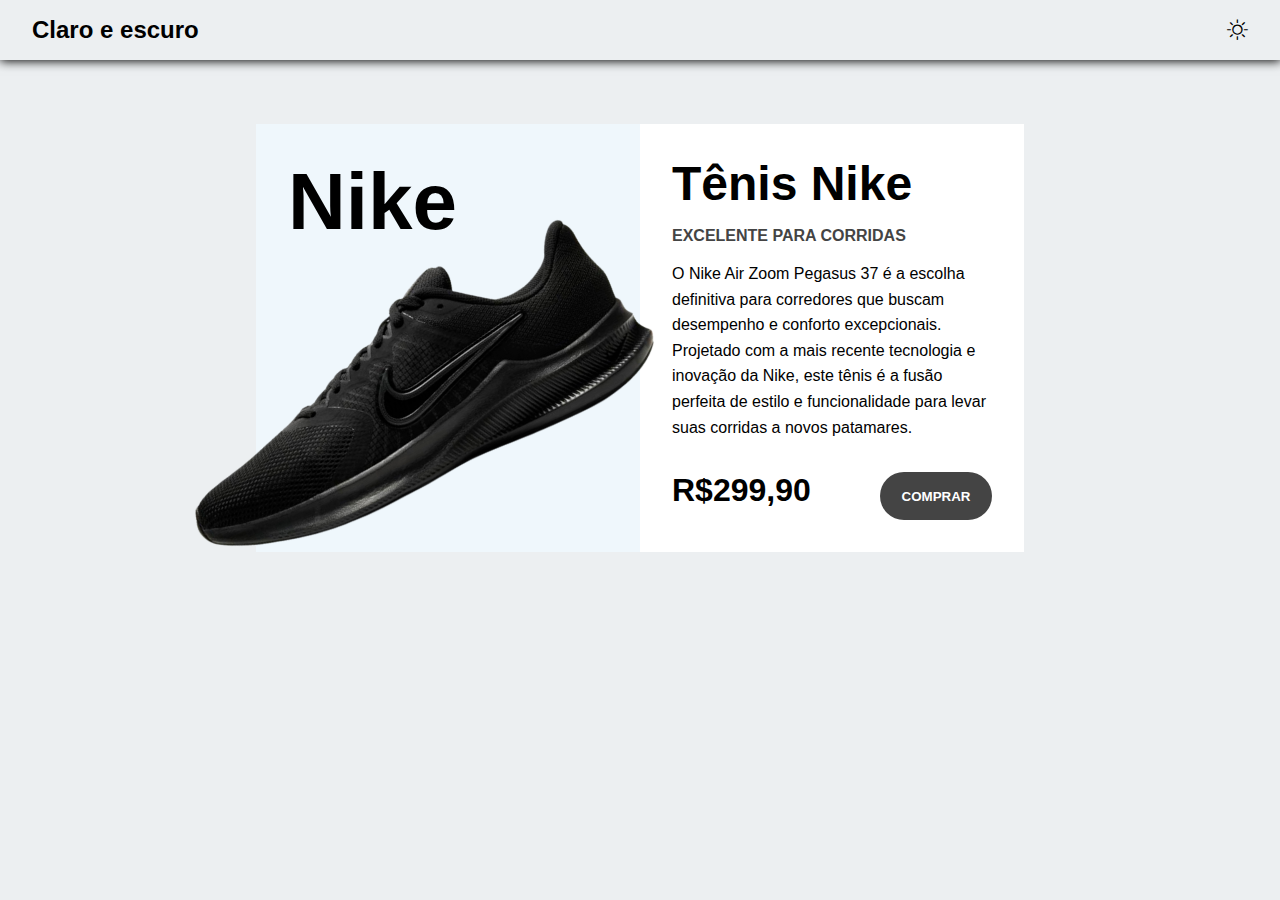
<file: JS-light_dark (Alunos)/index.html>
<!DOCTYPE html>
<html lang="pt-br">
  <head>
    <meta charset="UTF-8" />
    <meta http-equiv="X-UA-Compatible" content="IE=edge" />
    <meta name="viewport" content="width=device-width, initial-scale=1.0" />
    <title>Modo escuro</title>

    <!-- Ícones (Bootstrap) -->
    <link rel="stylesheet" href="https://cdn.jsdelivr.net/npm/bootstrap-icons@1.10.5/font/bootstrap-icons.css">

    <!-- Estilo (Próprio) -->
    <link rel="stylesheet" href="css/styles.css" />

    <!-- Script (Próprio) -->
    <script src="js/scripts.js" defer></script>

  </head>
  <body>
    <header>
      <h2>Claro e escuro</h2>
      <div>
        <input type="checkbox" name="change-theme" id="change-theme" />
        <label for="change-theme">
          <i class="bi bi-sun"></i>
          <i class="bi bi-moon"></i
        ></label>
      </div>
    </header>
    <main>
      <div class="card">
        <div class="card-image">
          <span>Nike</span>
          <img src="img/tenis.png" alt="Tenis" />
        </div>
        <div class="card-details">
          <h2>Tênis Nike</h2>
          <p class="subtitle">Excelente para corridas</p>
          <p class="description">
            O Nike Air Zoom Pegasus 37 é a escolha definitiva para corredores que buscam desempenho e conforto excepcionais. Projetado com a mais recente tecnologia e inovação da Nike, este tênis é a fusão perfeita de estilo e funcionalidade para levar suas corridas a novos patamares.
          </p>
          <div class="price-container">
            <span class="price">R$299,90</span>
            <button class="btn">Comprar</button>
          </div>
        </div>
      </div>
    </main>
  </body>
</html>
</file>
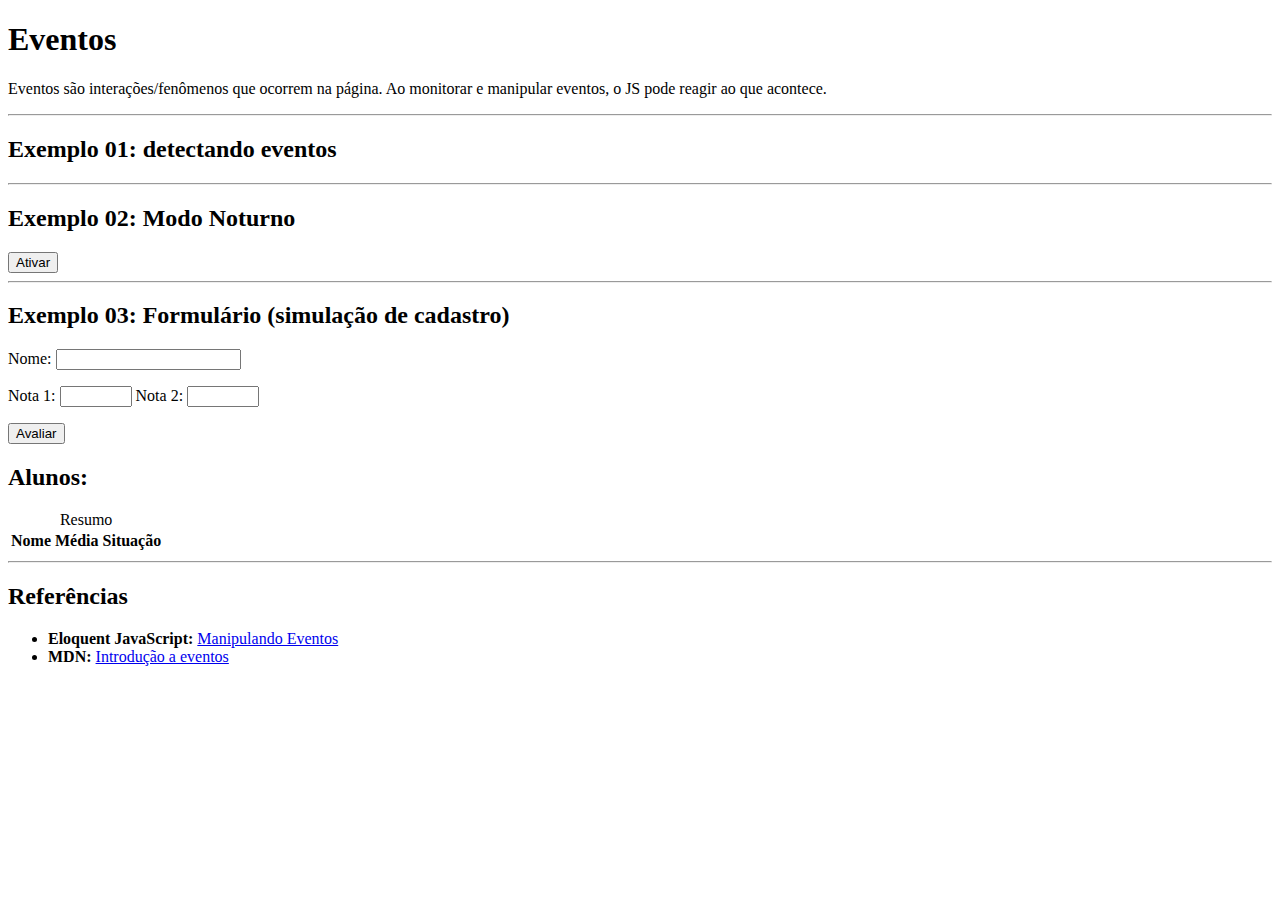
<file: exemplos/10c-Eventos/index.html>
<!DOCTYPE html>
<html lang="pt-br">
<head>
<meta charset="UTF-8">
<meta name="viewport" content="width=device-width, initial-scale=1.0">
<title>JavaScript - Eventos</title>
<style>
img { max-width: 100%; }
.destaque { 
    background-color: yellow;
    color: red; font-weight: bold;
    border: solid 1px;
    padding: 2px;
}

.modo-noturno {
    background-color: rgb(40, 39, 39);
    color: white;
}
</style>
</head>
<body>
    <h1>Eventos</h1>
    <p>Eventos são interações/fenômenos que ocorrem na página. Ao monitorar e manipular eventos, o JS pode reagir ao que acontece.</p>
    <hr>
<!-- _______________________________________________________________________ -->

    <h2 id="subtitulo-exemplo01">Exemplo 01: detectando eventos</h2>
    <p id="mensagem"></p>

    <hr>
<!-- _______________________________________________________________________ -->

    <h2>Exemplo 02: Modo Noturno</h2>
    <button id="noturno">Ativar</button>  

    <hr>
<!-- _______________________________________________________________________ -->

    <h2>Exemplo 03: Formulário (simulação de cadastro)</h2>
    <form action="" method="post" id="cadastro">
        <p>
            <label for="nome">Nome:</label>
            <input type="text" id="nome" required>
        </p>
        <p>
            <label for="nota1">Nota 1:</label>
            <input type="number" id="nota1" min="0" max="10" step="0.1" required>
            <label for="nota2">Nota 2:</label>
            <input type="number" id="nota2" min="0" max="10" step="0.1" required>
        </p>
        <button id="avaliar">Avaliar</button>
    </form>
	
    <section>
        <h2>Alunos:</h2>
        
        <table>
            <caption>Resumo</caption>

            <thead> <!-- table head -->
                <tr> <!-- table row -->
                    <th>Nome</th> <!-- table heading -->
                    <th>Média</th>
                    <th>Situação</th>
                </tr>
            </thead>

            <tbody> <!-- table body -->
                <!-- As linhas/células de conteúdo
                serão geradas dinamicamente, via JS -->
            </tbody>
        </table>        

    </section>

    <hr>
<!-- _______________________________________________________________________ -->

    <h2>Referências</h2>
    <ul>
        <li><b>Eloquent JavaScript:</b> 
			<a href="https://github.com/braziljs/eloquente-javascript/blob/master/chapters/14-manipulando-eventos.md" target="_blank">
			Manipulando Eventos</a>
		</li>
        <li><b>MDN:</b> 
			<a href="https://developer.mozilla.org/pt-BR/docs/Aprender/JavaScript/Elementos_construtivos/Events" target="_blank">
			Introdução a eventos
			</a>
		</li>
    </ul>

    <script src="eventos.js"></script>

</body>
</html>
</file>
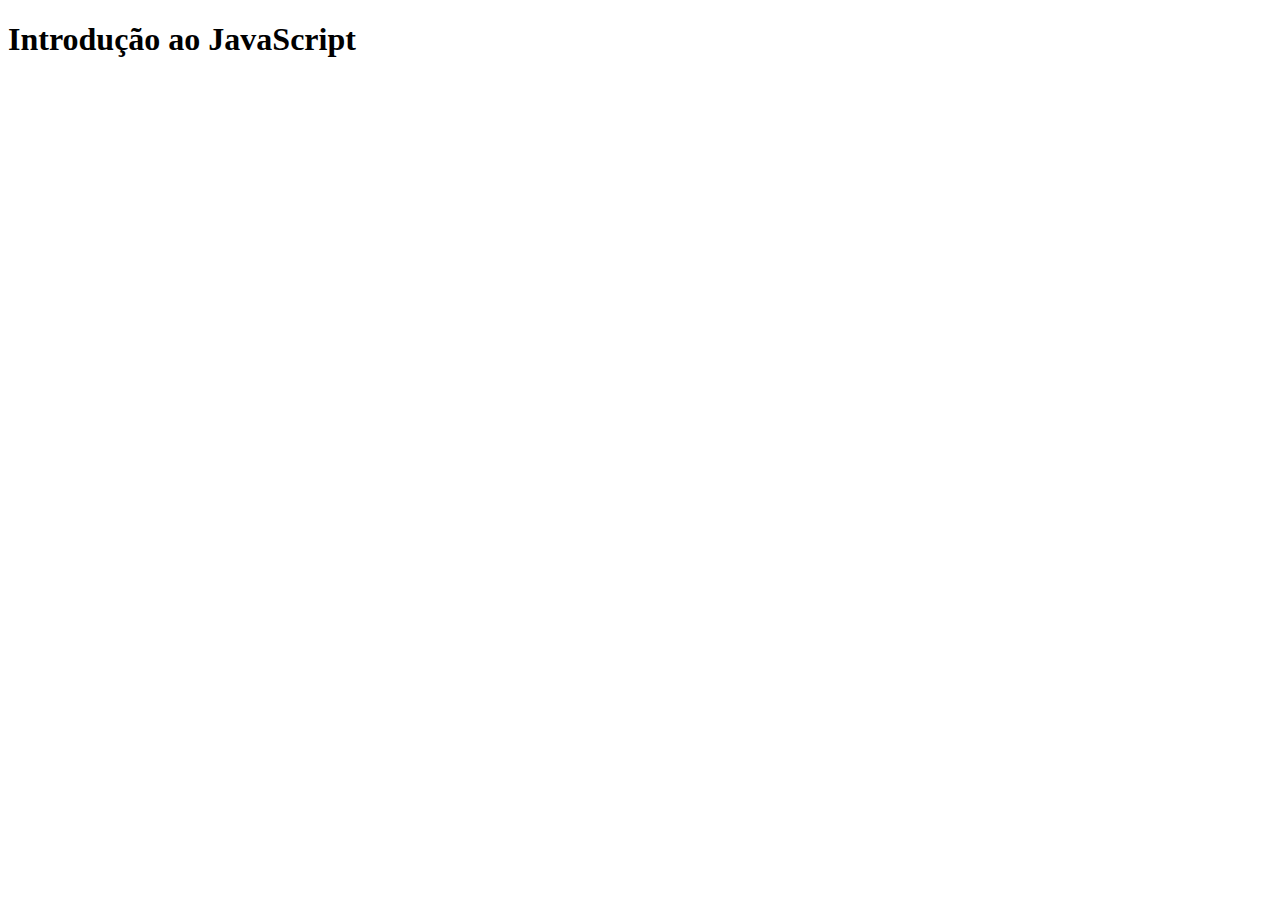
<file: exemplos/1_INTRODUCAO/index.html>
<!DOCTYPE html>
<html lang="pt-br">
<head>
    <meta charset="UTF-8">
    <meta name="viewport" content="width=device-width, initial-scale=1.0">
    <title>Introdução</title>

    <!-- Link para arquivo js-->
    <script src="script.js"></script>

</head>
<body>
    <!-- Programador: Isabela da Silva Gomes -->
    <h1>Introdução ao JavaScript</h1>

    <!-- Script escrito com HTML -->
    <script>
        console.log("Hello World!");
    </script>
</body>
</html>
</file>
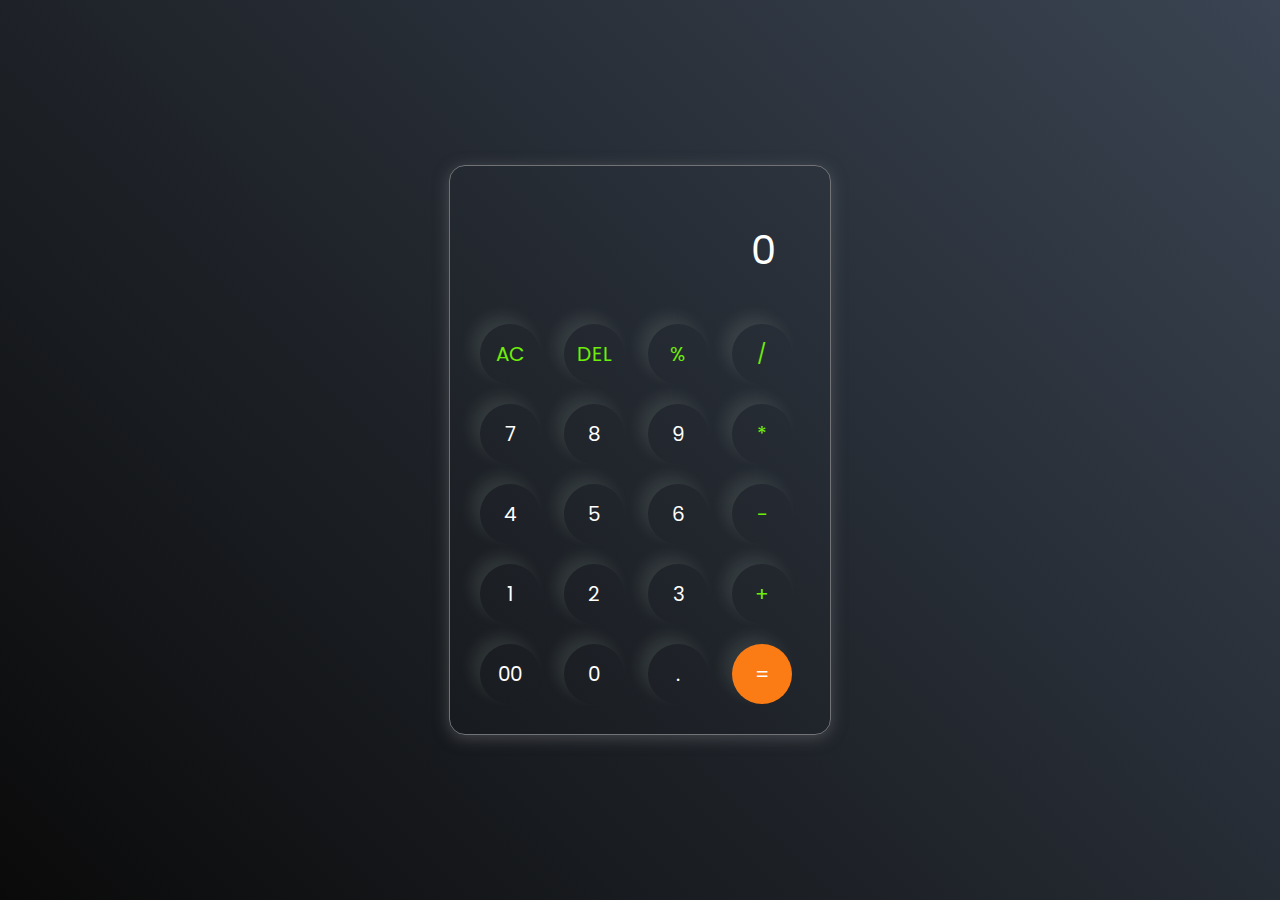
<file: exemplos/Calculadora dark/index.html>
<!DOCTYPE html>
<html lang="pt-br">
  <head>
    <meta charset="UTF-8" />
    <meta http-equiv="X-UA-Compatible" content="IE=edge" />
    <meta name="viewport" content="width=device-width, initial-scale=1.0" />
    <title>Calculadora dark</title>

    <!-- Estilos -->
    <link rel="stylesheet" href="style.css" />
  </head>
  <body>
    <div class="container">
      <div class="calculator">
        <input type="text" id="inputBox" placeholder="0" />
        <div>
          <button class="button operator">AC</button>
          <button class="button operator">DEL</button>
          <button class="button operator">%</button>
          <button class="button operator">/</button>
        </div>
        <div>
          <button class="button">7</button>
          <button class="button">8</button>
          <button class="button">9</button>
          <button class="button operator">*</button>
        </div>
        <div>
          <button class="button">4</button>
          <button class="button">5</button>
          <button class="button">6</button>
          <button class="button operator">-</button>
        </div>
        <div>
          <button class="button">1</button>
          <button class="button">2</button>
          <button class="button">3</button>
          <button class="button operator">+</button>
        </div>

        <div>
          <button class="button">00</button>
          <button class="button">0</button>
          <button class="button">.</button>
          <button class="button equalBtn">=</button>
        </div>
      </div>
    </div>

    <!-- Link para JS -->
    <script src="script.js"></script>
  </body>
</html>
</file>
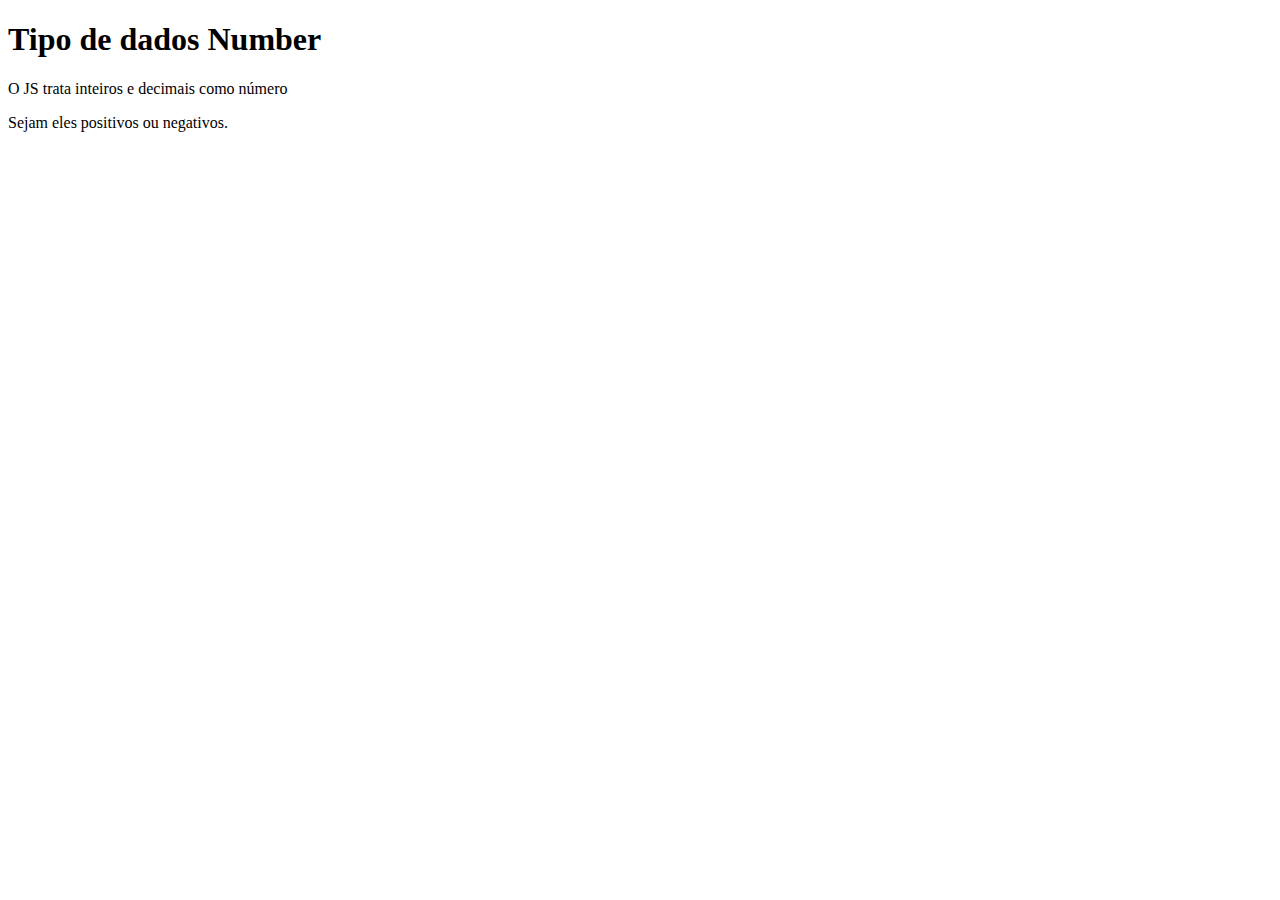
<file: exemplos/2_TIPOS_DE_DADOS/1_number/index.html>
<!DOCTYPE html>
<html lang="pt-br">
<head>
    <meta charset="UTF-8">
    <meta name="viewport" content="width=device-width, initial-scale=1.0">
    <title>Tipo de dados - Numérico</title>

    <!-- Link para arquivo js-->
    <script src="script.js"></script>
</head>
<body>
    <!-- Programador: Isabela da Silva Gomes -->
    <h1>Tipo de dados Number</h1>
    <p> O JS trata inteiros e decimais como número</p>
    <p>Sejam eles positivos ou negativos.</p>
</body>
</html>
</file>
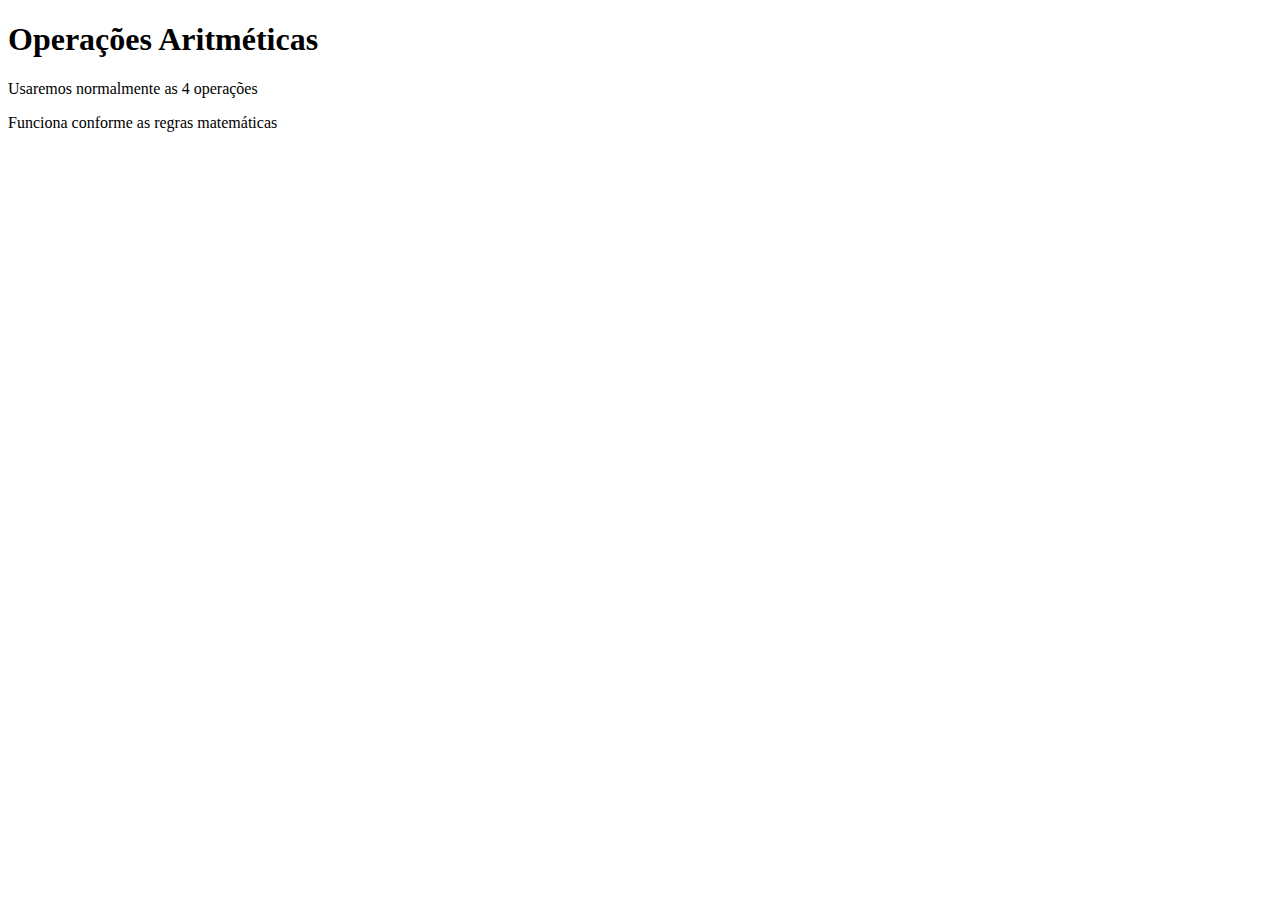
<file: exemplos/2_TIPOS_DE_DADOS/2_operacoes_aritmeticas/index.html>
<!DOCTYPE html>
<html lang="pt-br">
<head>
    <meta charset="UTF-8">
    <meta name="viewport" content="width=device-width, initial-scale=1.0">
    <title>Operações Aritméticas</title>

     <!-- Link para arquivo js-->
     <script src="script.js"></script>
</head>
<body>
    <!-- Programador: Isabela da Silva Gomes -->
    <h1>Operações Aritméticas</h1>
    <p>Usaremos normalmente as 4 operações</p>
    <p>Funciona conforme as regras matemáticas</p>
</body>
</html>
</file>
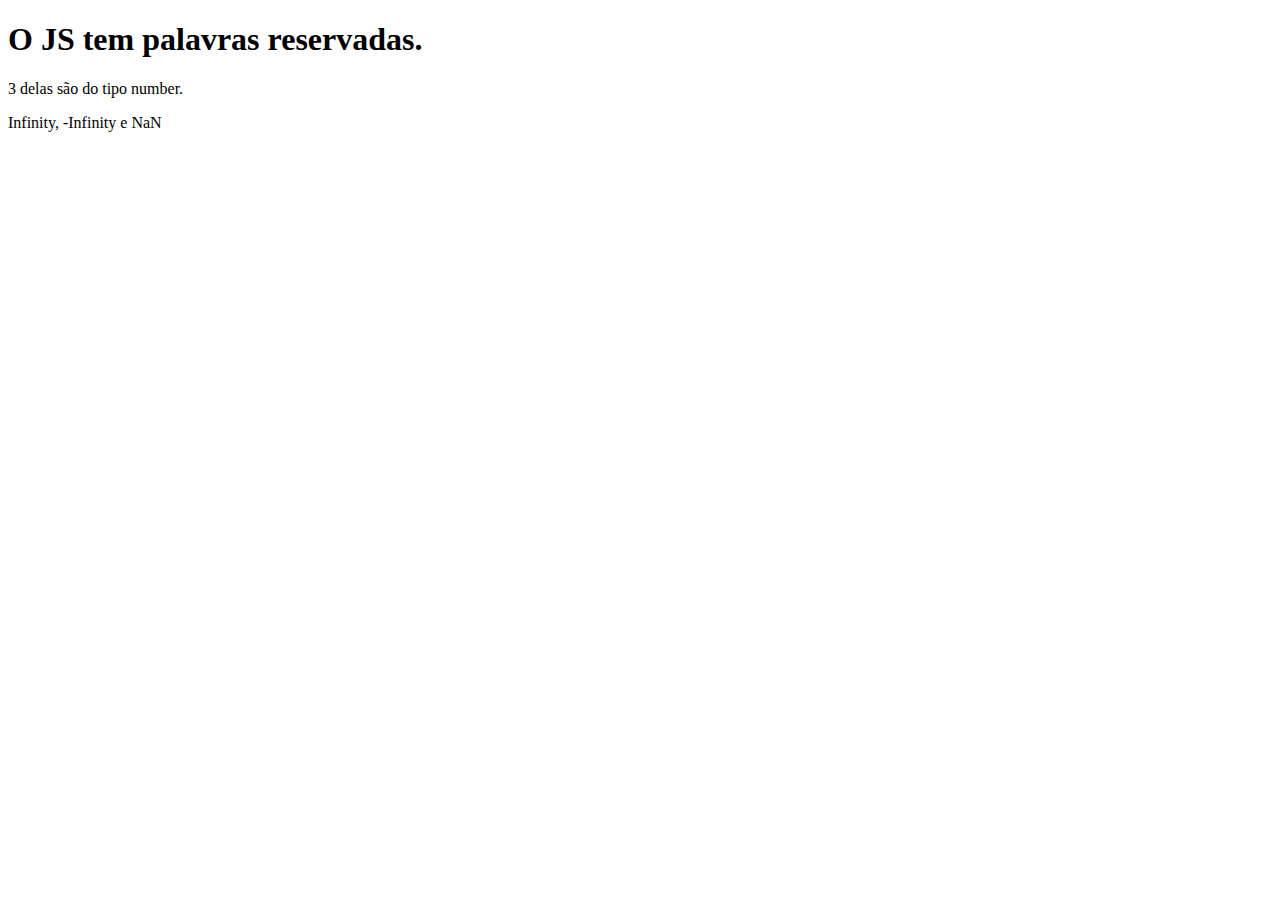
<file: exemplos/2_TIPOS_DE_DADOS/3_special_numbers/index.html>
<!DOCTYPE html>
<html lang="pt-br">
<head>
    <meta charset="UTF-8">
    <meta name="viewport" content="width=device-width, initial-scale=1.0">
    <title>Números Especiais</title>

    <!-- Link para arquivo js-->
    <script src="script.js"></script>
</head>
<body>
    <h1>O JS tem palavras reservadas.</h1>
    <p>3 delas são do tipo number.</p>
    <p>Infinity, -Infinity e NaN</p>
</body>
</html>
</file>
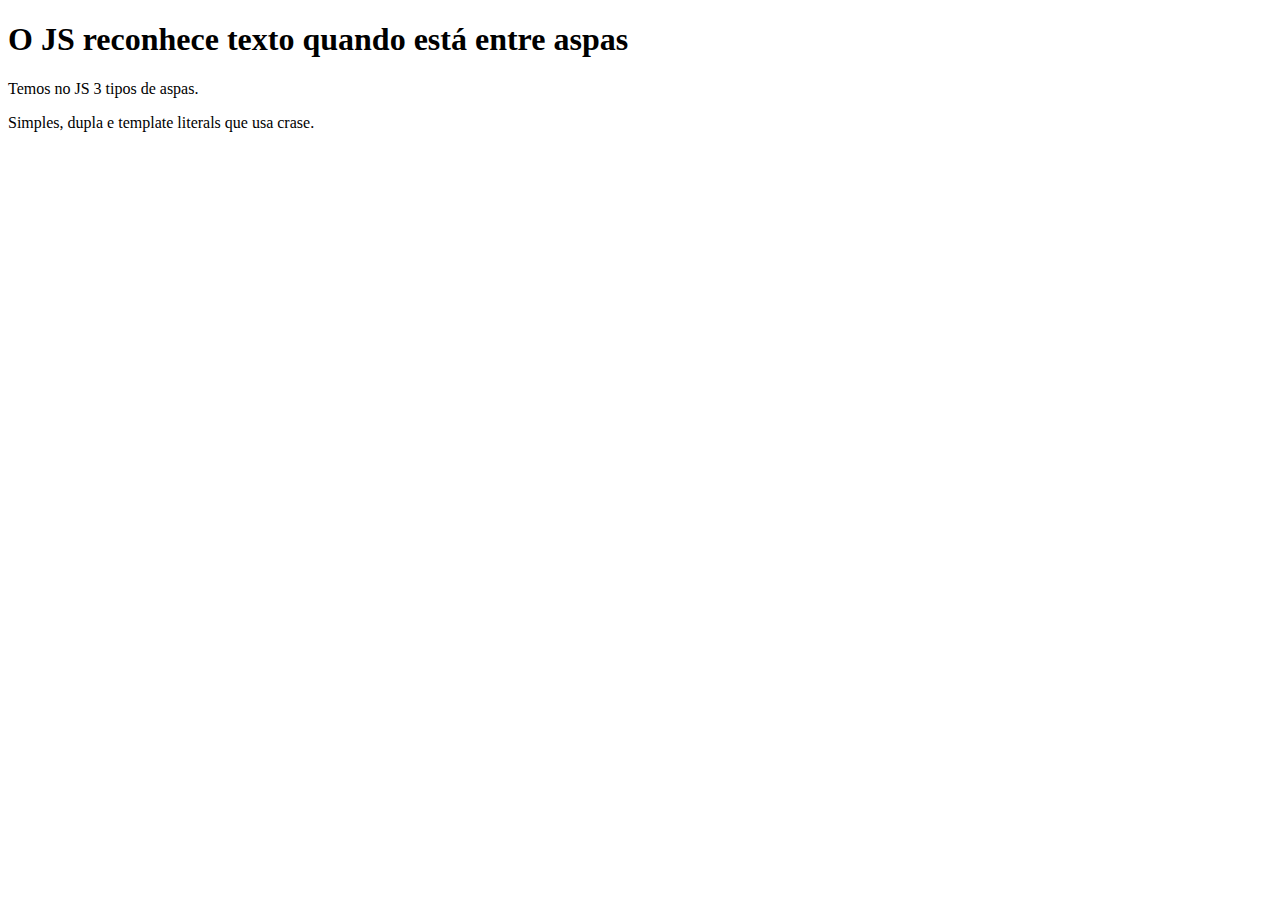
<file: exemplos/2_TIPOS_DE_DADOS/4_string/index.html>
<!DOCTYPE html>
<html lang="pt-br">
<head>
    <meta charset="UTF-8">
    <meta name="viewport" content="width=device-width, initial-scale=1.0">
    <title>Texto</title>

    <!-- Link para arquivo js-->
    <script src="script.js"></script>
</head>
<body>
    <h1>O JS reconhece texto quando está entre aspas</h1>
    <p>Temos no JS 3 tipos de aspas.</p>
    <p>Simples, dupla e template literals que usa crase.</p>
</body>
</html>
</file>
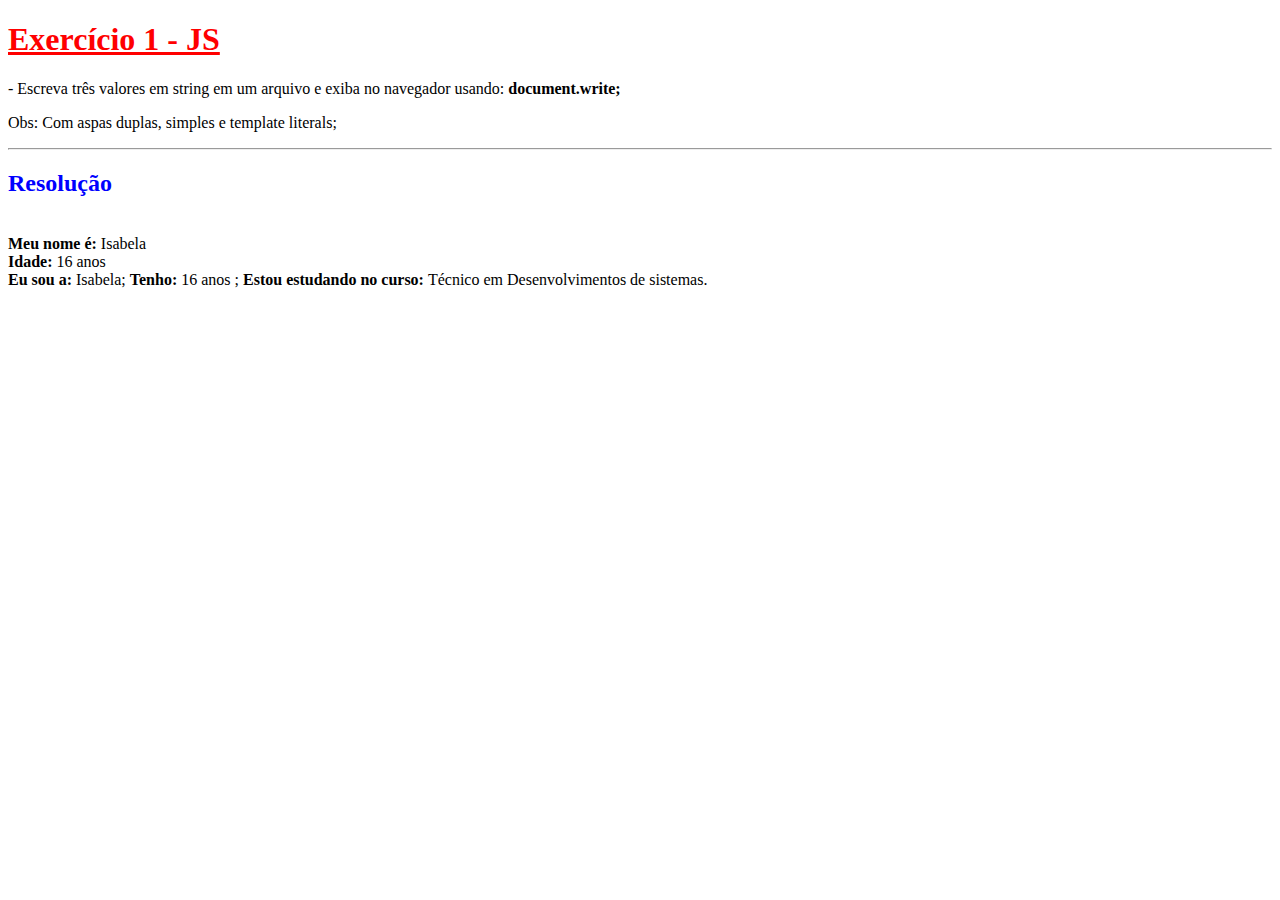
<file: exemplos/Exercícios JS/1_exercicio_JS_(Sintaxe)/index.html>
<!DOCTYPE html>
<html lang="pt-br">
<head>
  <meta charset="UTF-8">
  <title>Exercício 01 - JS</title>

</head>
<body>

  <h1 style="color: red;text-decoration: underline;">Exercício 1 - JS</h1>

  <p> - Escreva três valores em string em um arquivo e exiba no navegador usando: <strong>document.write;</strong></p>
  <p>Obs: Com aspas duplas, simples e template literals;</p>
  <hr>

  <!-- Link para JS -->
  <script src="scripts.js"></script>
</body>
</html>
</file>
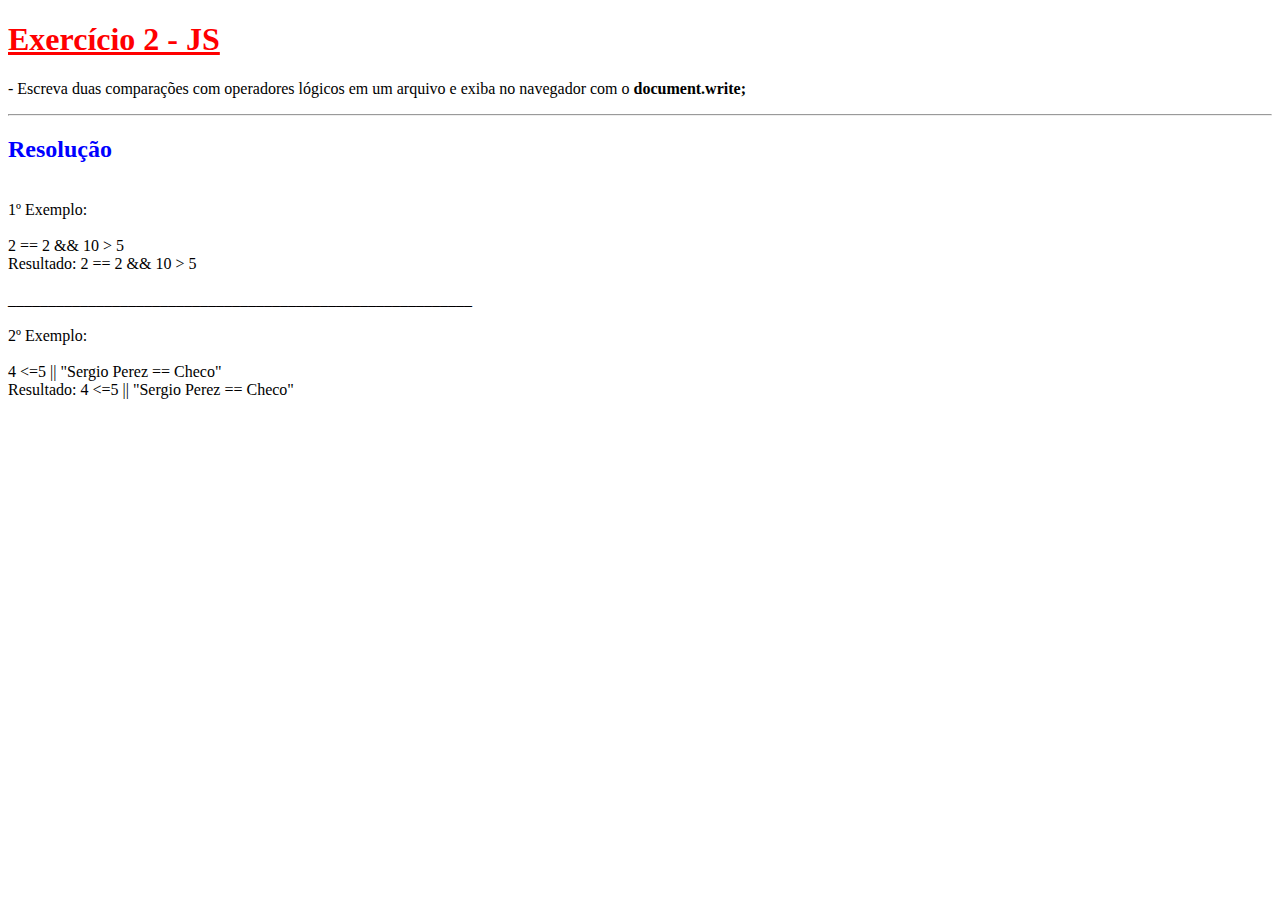
<file: exemplos/Exercícios JS/2_exercicio_JS_(Comparação)/index.html>
<!DOCTYPE html>
<html lang="pt-br">
<head>
  <meta charset="UTF-8">
  <title>Exercício 02 - JS</title>

</head>
<body>

  <h1 style="color: red;text-decoration: underline">Exercício 2 - JS</h1>

  <p> - Escreva duas comparações com operadores lógicos em um arquivo e exiba no navegador com o <strong>document.write;</strong></p>
  <hr>
  
  <!-- Link para JS -->
  <script src="scripts.js"></script>
</body>
</html>
</file>
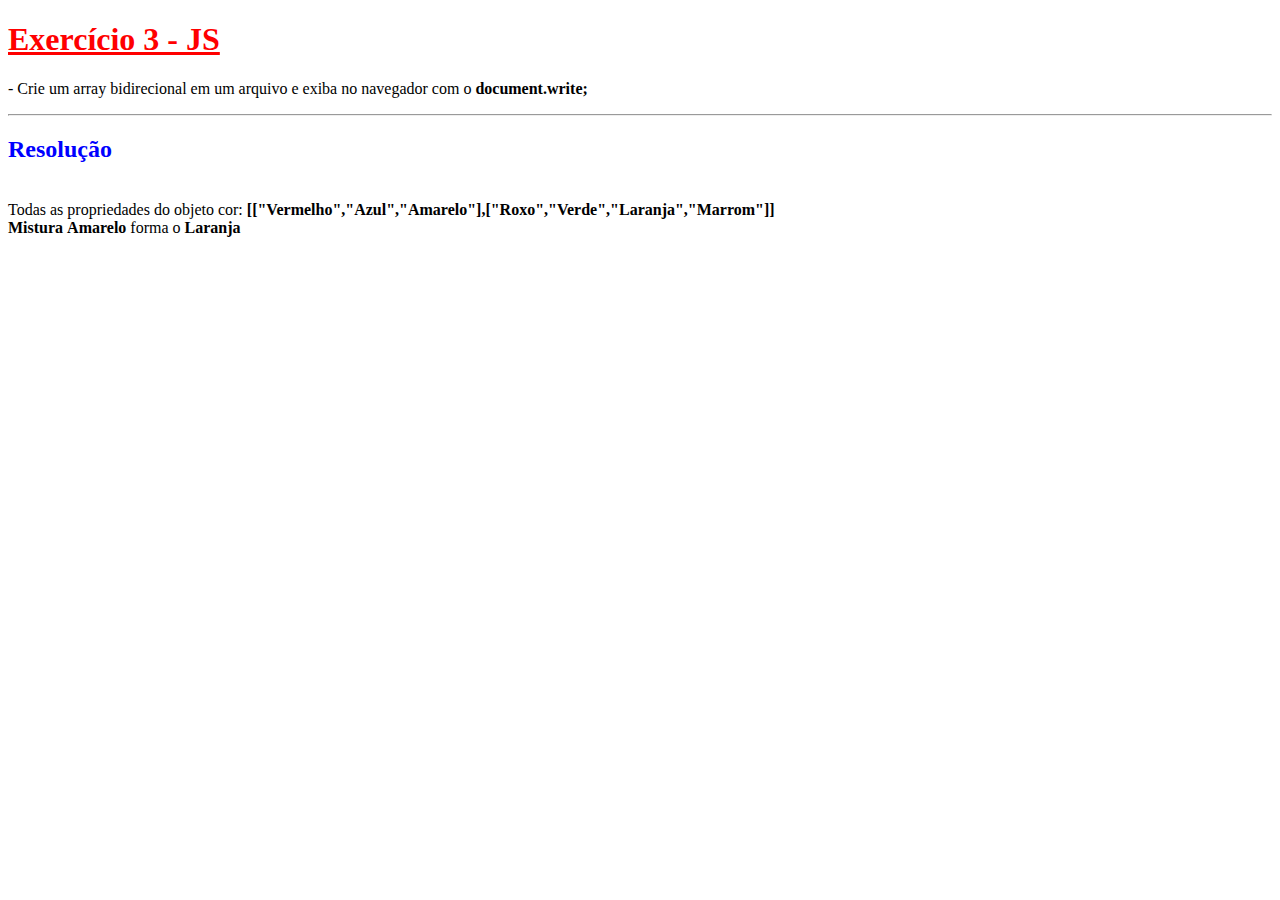
<file: exemplos/Exercícios JS/3_exercicio_JS_(Array bidirecional)/index.html>
<!DOCTYPE html>
<html lang="pt-br">
<head>
  <meta charset="UTF-8">
  <title>Exercício 03 - JS</title>

</head>
<body>

  <h1 style="color: red;text-decoration: underline">Exercício 3 - JS</h1>

  <p> - Crie um array bidirecional em um arquivo e exiba no navegador com o <strong>document.write;</strong></p>
  <hr>
  
  <!-- Link para JS -->
  <script src="scripts.js"></script>
</body>
</html>
</file>
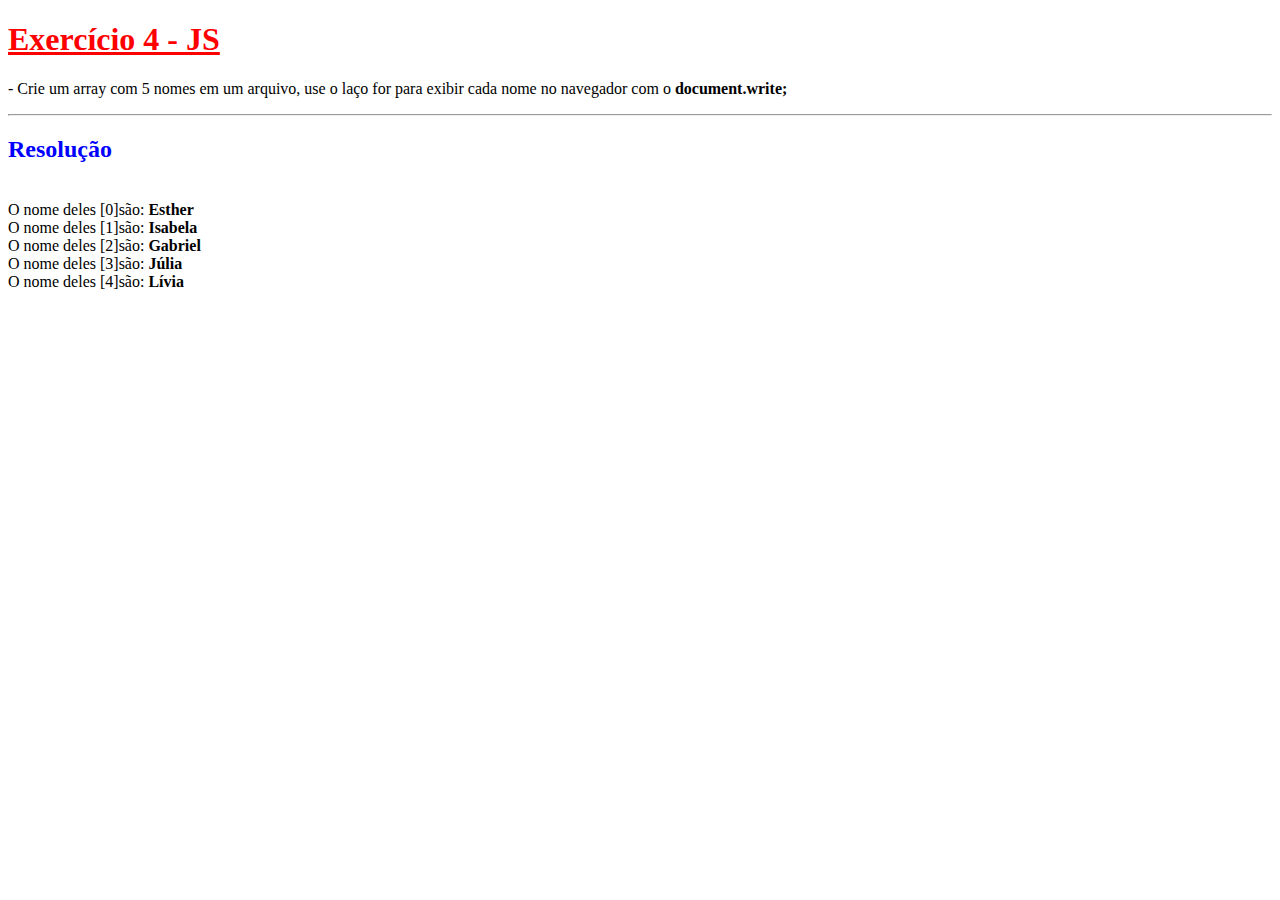
<file: exemplos/Exercícios JS/4_exercicio_JS_(Array e Loop)/index.html>
<!DOCTYPE html>
<html lang="pt-br">
<head>
  <meta charset="UTF-8">
  <title>Exercício 04 - JS</title>

</head>
<body>

  <h1 style="color: red;text-decoration: underline">Exercício 4 - JS</h1>

  <p> - Crie um array com 5 nomes em um arquivo, use o laço for para exibir cada nome no navegador com o <strong>document.write;</strong></p>
  <hr>
  
  <!-- Link para JS -->
  <script src="scripts.js"></script>
</body>
</html>
</file>
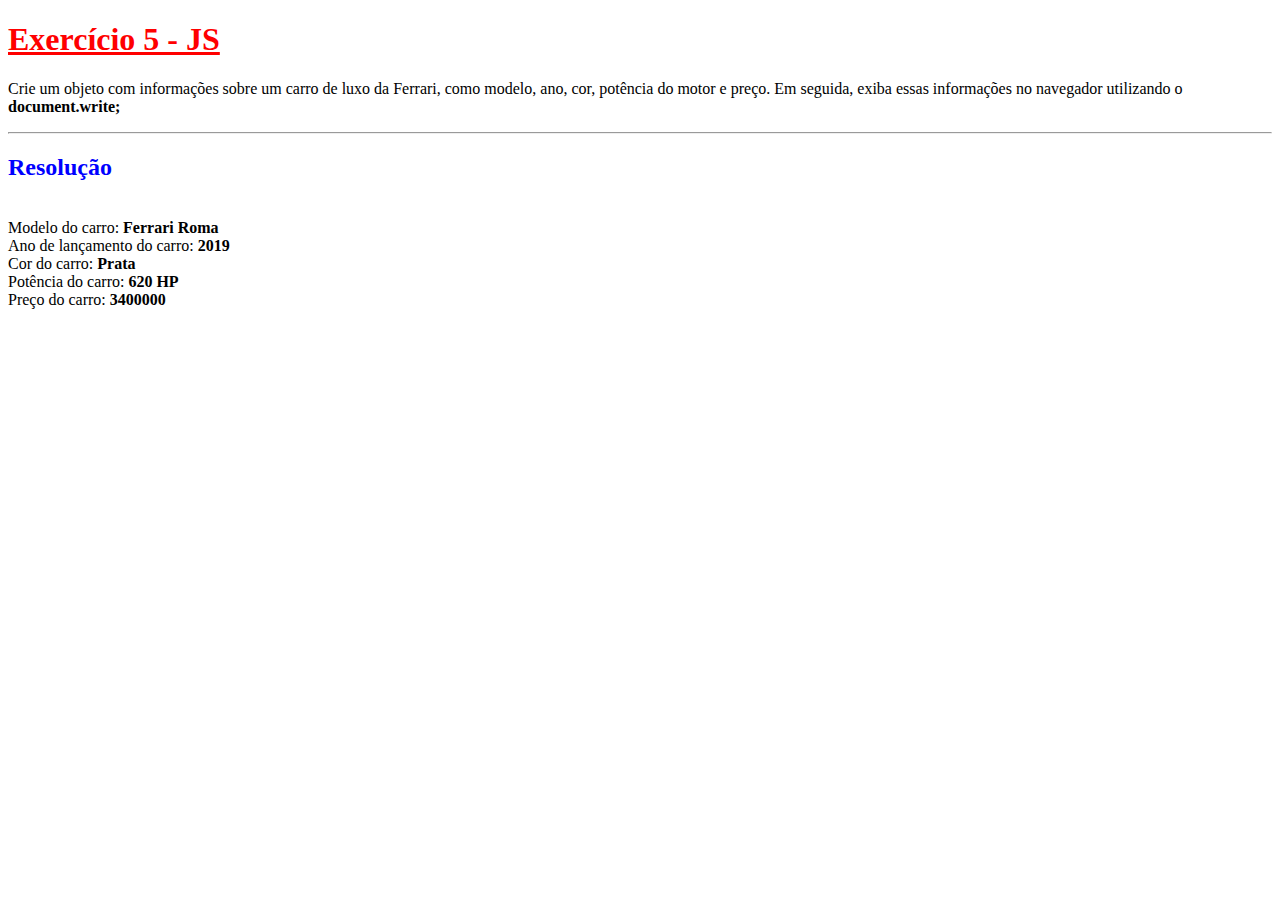
<file: exemplos/Exercícios JS/5_exercicio_JS_(Objeto)/index.html>
<!DOCTYPE html>
<html lang="pt-br">
<head>
  <meta charset="UTF-8">
  <title>Exercício 05 - JS</title>

</head>
<body>

  <h1 style="color: red;text-decoration: underline">Exercício 5 - JS</h1>

  <p>
    Crie um objeto com informações sobre um carro de luxo da Ferrari, como modelo, ano, cor, potência do motor e preço. Em seguida, exiba essas informações no navegador utilizando o <strong>document.write;</strong>
  </p>
  
  <hr>
  
  <!-- Link para JS -->
  <script src="scripts.js"></script>
</body>
</html>
</file>
<file: JS-light_dark (Alunos)/css/styles.css>
/* Gerais */

* {
    font-family: Helvetica; /* Define a família de fontes para todos os elementos */
    padding: 0; /* Remove preenchimento padrão de todos os elementos */
    margin: 0; /* Remove margem padrão de todos os elementos */
    box-sizing: border-box; /* Define o modelo de caixa para todos os elementos */
}

html,
body {
    height: 100%; /* Define a altura total para o elemento HTML e corpo */
    background-color: #eceff1; /* Define a cor de fundo para o HTML e o corpo */
    transition: 0.3; /* Adiciona uma transição suave de 0.3s para mudanças de estilo */
}

/* Corpo */

input[type="checkbox"] {
    display: none; /* Oculta os inputs do tipo checkbox */
}

.bi {
    font-size: 1.3rem; /* Define o tamanho da fonte para elementos com a classe .bi */
    cursor: pointer; /* Define um cursor de ponteiro (mãozinha) quando o mouse passa sobre eles */
}

.bi-moon {
    display: none; /* Inicialmente, oculta elementos com a classe .bi-moon */
}

header {
    display: flex; /* Define o display flex para o elemento principal */
    justify-content: space-between; /* Alinha os itens no cabeçalho com espaço entre eles */
    align-items: center; /* Alinha os itens verticalmente no centro do cabeçalho */
    background-color: #eceff1; /* Define a cor de fundo do cabeçalho */
    box-shadow: 0.5px 0.5px 10px 0.5px #000; /* Adiciona uma sombra ao cabeçalho */
    padding: 1rem 2rem; /* Define o preenchimento superior e inferior (1rem) e esquerda e direita (2rem) */
    position: relative; /* Define a posição como relativa para posiibilitar posicionamento absoluto de elementos filhos */
}

main {
    display: flex; /* Define o display flex para o elemento principal */
    justify-content: center; /* Centraliza horizontalmente o conteúdo dentro do elemento principal */
}

.card {
    margin-top: 4rem; /* Define a margem superior para o elemento com a classe .card */
    display: flex; /* Define o display flex para o elemento com a classe .card */
    width: 60%; /* Define a largura do elemento com a classe .card */
    background-color: #ffffff; /* Define a cor de fundo para o elemento com a classe .card */
    box-shadow: 5px 5px 5px 0px rgba(0, 0, 0, 0, 0.3); /* Adiciona uma sombra ao elemento .card */
}

.card-image {
    padding: 2rem; /* Define o preeenchimento para o elemento com a classe .card-image */
    width: 50%; /* Define a largura para o elemento com a classe .card-image */
    position: relative; /* Define a posição como relativa para possibilitar posicionamento absoluto de elementos filhos */
    background-color: #eff7fc; /* Define a cor de fundo para o elemento com a classe .card-image */
    overflow: visible; /* Permite que o conteúdo ultrapasse os limites do elemento */
}

.card-image span {
    font-size: 5rem; /* Define o tamanho da fonte para elementos <span> dentro de .card-image  */
    font-weight: 900; /* Define o peso da fonte como 900 (negrito) */
}

.card img {
    width: 130%; /* Define a largura da imagem em 130% do tamanho do elemento pai */
    transform: rotate(-25deg); /* Rotaciona a imagem em -25 graus */
    position: absolute; /* Define a posição como absoluta para posicionar a imagem em relação ao elemento pai */
    right: -1rem; /* Define a distância da direita como -1rem */
    top: 10rem; /* Define a distância do topo como 10rem */
}

.card-details {
    width: 50%; /* Define a largura para o elemento com a classe .card-details */
    padding: 2rem; /* Define o preenchimento para o elemento com a classe .card-details */
}

.card-details h2 {
    font-size: 3rem; /* Define o tamanho da fonte para elementos <h2> dentro de .card-details */
    margin-bottom: 1rem; /* Define a margem inferior como 1rem */
}

.subtitle {
    color: #444; /* Define a cor do texto para elementos com a classe. subtitle */
    text-transform: uppercase; /* Transforma o texto em maiúsculas */
    font-weight: bold; /* Define o peso da fonte como negrito */
    margin-bottom: 1rem; /* Define a margem inferior como 1rem */
}

.description {
    line-height: 1.6rem; /* Define a alytura da linha como 1.6rem */
    margin-bottom: 2rem; /* Define a margem inferior como 2rem */
}

.price-container {
    display: flex; /* Define o display flex para o container de preços */
    justify-content: space-between; /* Alinha os itens no container com espaço entre eles */
}

.price {
    font-weight: 900; /* Define o peso da fonte como 900 (negrito) */
    font-size: 2rem; /* Define o tamanho da fonte como 2rem */
}

.btn {
    background-color: #444; /* Define a cor do texto para elementos com a classe .subtitle */
    width: 7rem; /* Define a largura como 7rem */
    height: 3rem; /* Define a altura como 3rem */
    border: none; /* Remove a borda */
    border-radius: 3rem; /* Define o raio de borda como 3rem para arredondamento */
    color: #fff; /* Define a cor do texto como branco */
    font-weight: bold; /* Define o peso da fonte como negrito */
    text-transform: uppercase; /* Transforma o texto em maiúsculas */
    cursor: pointer; /* Define um cursor de ponteiro (mãozinha) quando o mouse passa sobre eles */
}

.btn:hover {
    background-color: #555; /* Define a cor de fundo ao passar o mouse sobre elementos com a classe .btn */
}

/* _______________________ */
/* Tema escuro */

.dark,
.dark header {
    background-color: #263238; /* Define a cor de fundo para o modo escuro */
    color: #ffff; /* Define a cor do texto para o modo escuro */
}

.dark .bi-sun {
    display: none; /* Oculta elementos com a classe .bi-sun no modo escuro */
}

.dark .bi-moon {
    display: block; /* Exibe elementos com a classe bi-moon no modo escuro */
}

.dark .card {
    background-color: #37474f; /* Define a cor de fundo para .card no modo escuro */
}

.dark .card-image {
    background-color: #273035; /* Define a cor de fundo para .card-image no modo escuro */
}

.dark .subtitle {
    color: #67b4f3; /* Define a cor do texto para .subtitle no modo escuro */
}

.dark .description {
    color: #2196f3; /* Define a cor do texto para .description no modo escuro */
}

.dark .btn {
    background-color: #67b4f3; /* Define a cor de fundo para .btn no modo escuro */
}


.dark .btn:hover {
    background-color: #3d8bcd; /* Define a cor de fundo ao passar o mouse sobre .btn no modo escuro */
}

/* ________________________ */
/* Responsividade */

@media screen and (max-width: 992px) {
    .card {
        width: 90%; /* Define a largura do .card para dispositivos com largura de tela máxima de 992px */
        flex-direction: column; /* Altera a direção dos elementos fihos para coluna */
    }

    .card-image {
        width: 100%; /* Define a largura do .card-image para 100% */
    }

    .card-image img {
        width: 100%; /* Define a largura da imagem para 100% */
        transform: rotate(0deg); /* Retorna a rotação da imagem para 0 graus */
        position: relative; /* Define a posição como relativa */
        right: 0; /* Define a distância da direita como 0 */
        top: 0; /* Define a distância do topo como 0 */
    }

    .card-details {
        width: 100%;  /* Define a largura do .card-details para 100% */
    }
}
</file>
<file: exemplos/Calculadora dark/style.css>
/* Importa a fonte 'Poppins' com peso 500 do Google Fonts. */
@import url('https://fonts.googleapis.com/css2?family=Poppins:wght@500&display=swap');

/* Define estilos para todos os elementos (*) no documento. */
* {
    margin: 0;
    padding: 0;
    box-sizing: border-box;
    font-family: 'Poppins', sans-serif; /* Define a fonte padrão para todos os elementos como 'Poppins'. */
}

/* Estilos para o corpo (body) do documento HTML. */
body {
    width: 100%;
    height: 100vh;
    display: flex;
    justify-content: center;
    align-items: center;
    background: linear-gradient(45deg, #0a0a0a, #3a4452); /* Aplica um gradiente de fundo. */
}

/* Estilos para a classe 'calculator'. */
.calculator {
    border: 1px solid #717377; 
    padding: 20px;
    border-radius: 16px;
    background: transparent;
    box-shadow: 0px 3px 15px rgb(113, 115, 119, 0.5); /* Aplica uma sombra à caixa 'calculator'. */

}

/* Estilos para elementos de entrada(input). */
input {
    width: 320px;
    border: none; 
    padding: 24px;
    margin: 10px;
    background: transparent;
    box-shadow: 0px 3px 15px rgbs(84, 84, 84, 0.1); /* Aplica uma sombra à caixa de entrada. */
    font-size: 40px;
    text-align: right;
    cursor: pointer;
    color: #ffffff; /* Define a cor do texto como branco. */
}

/* Estilos para o placeholder do input. */
input::placeholder {
    color: #ffffff; /* Define a cor do texto do placeholder como branco. */
}

/* Estilos para botões. */
button {
    border: none;
    width: 60px;
    height: 60px;
    margin: 10px;
    border-radius: 50%;
    background: transparent;
    color: #ffffff; /*Define a cor do texto dos botões como branco. */
    font-size: 20px;
    box-shadow: -8px -8px 15px rgba(225, 255, 225, 0.1); /* Aplica uma sombra aos botões. */
    cursor: pointer;
}

/* Estilos para botão com classe 'equalBtn'. */
.equalBtn {
    background-color: #fb7c14; /*Define a cor de fundo específica para essa classe. */
}

/* Estilos para elementos com classe 'operator'. */
.operator {
    color: #6dee0a; /* Define a cor do texto para elementos com a classe 'operator'. */
}
</file>
